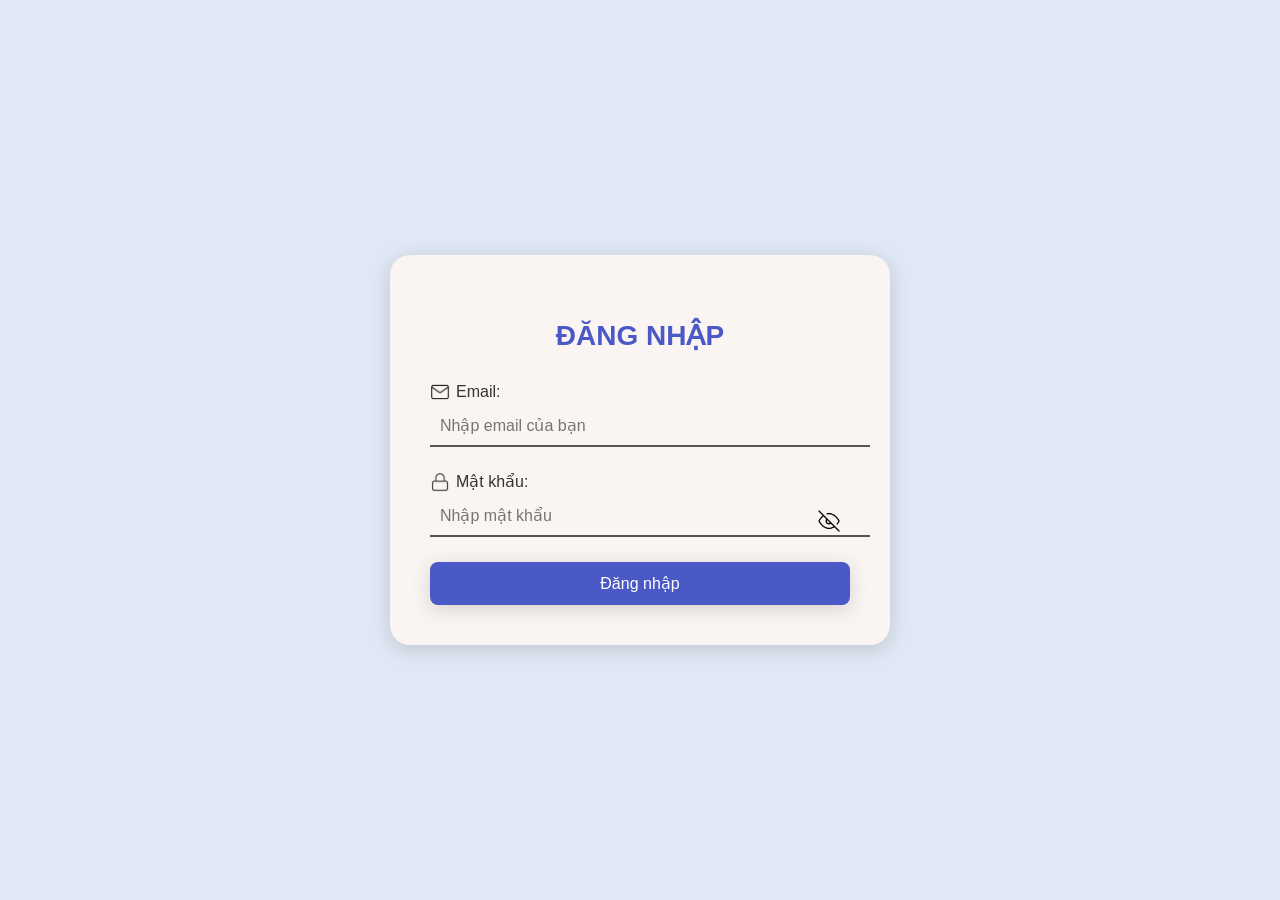
<file: index.html>
<!DOCTYPE html>
<html lang="vi">
<head>
  <meta charset="UTF-8" />
  <meta name="viewport" content="width=device-width, initial-scale=1.0" />
  <title>Đăng nhập</title>
  <link rel="stylesheet" href="template/style/style.css" />
</head>
<body>
  <div class="login-container">
    <h2>ĐĂNG NHẬP</h2>

    <div class="input-group">
      <label><img src="picture/mail.png" class="icon" /> Email:</label>
      <input type="email" placeholder="Nhập email của bạn" />
    </div>
    
     <div class="input-group password-wrapper">
      <label><img src="picture/matkhau.png" class="icon" />Mật khẩu:</label>
      <img src="picture/eye-off.png" id="toggleIcon" class="password-toggle" onclick="togglePassword()" />
      <input id="password" type="password" placeholder="Nhập mật khẩu" />
    </div>

  <a href="template/tke.html">
    <button class="login-btn">Đăng nhập</button>
</a>
  </div>

  <script>
  function togglePassword() {
    const pw = document.getElementById("password");
    const icon = document.getElementById("toggleIcon");

    if (pw.type === "password") {
      pw.type = "text";
      icon.src = "picture/eye-off.png";
    } else {
      pw.type = "password";
      icon.src = "picture/eye.png"; 
    }
  }
</script>

  </script>
</body>
</html>
</file>
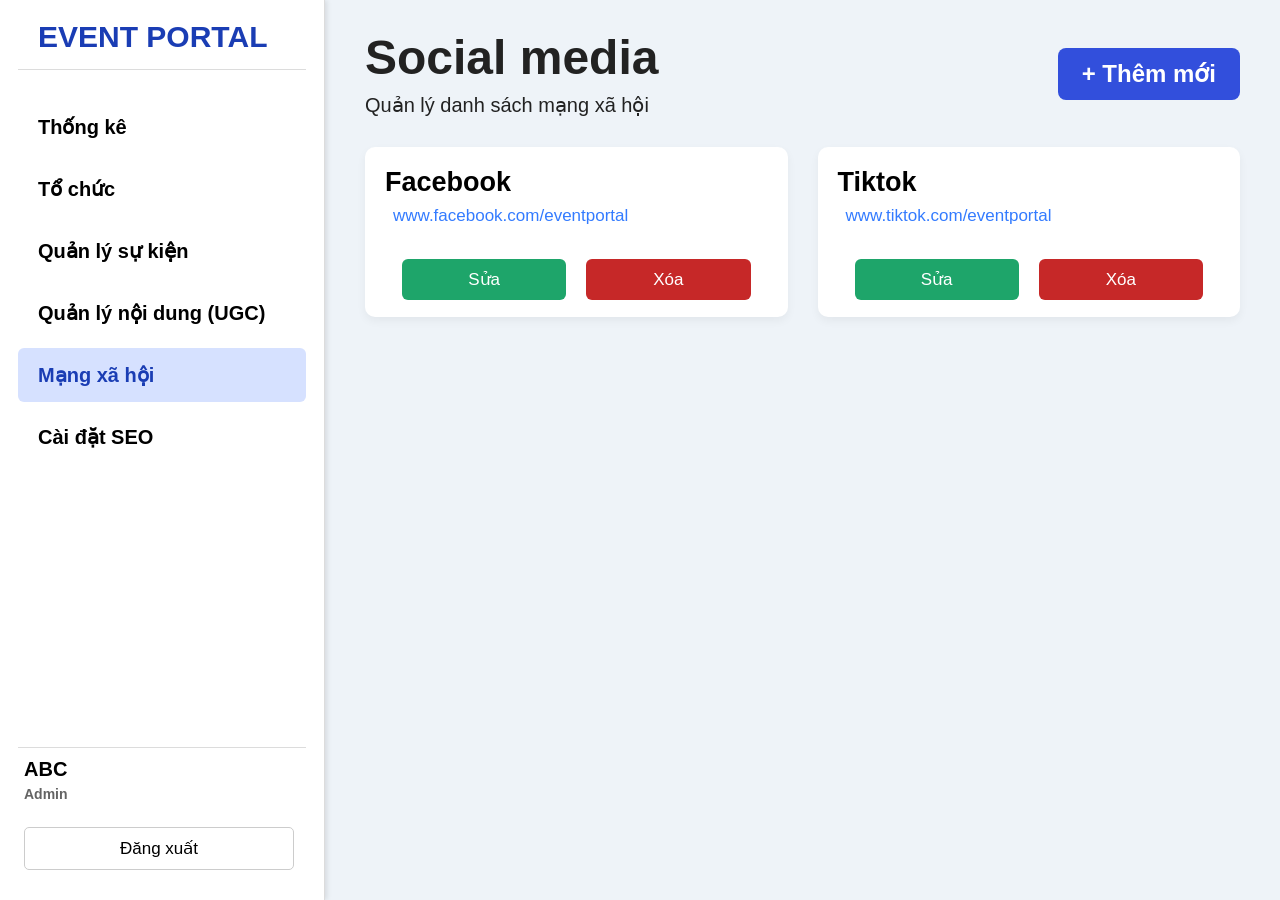
<file: template/mxh.html>
<!DOCTYPE html>
<html lang="vi">
<head>
  <meta charset="UTF-8" />
  <meta name="viewport" content="width=device-width, initial-scale=1.0" />
  <title>Event Portal - Tổ chức</title>
  <link rel="stylesheet" href="style/mxh.css" />
</head>
<body>
  <div class="sidebar">
    <h2>EVENT PORTAL</h2>

    <ul class="menu">
      <li><a href="tke.html">Thống kê</a></li>
      <li><a href="tochuc.html">Tổ chức</a></li>
      <li><a href="qlsk.html">Quản lý sự kiện</a></li>
      <li><a href="qlnd.html">Quản lý nội dung (UGC)</a></li>
      <li class="active"><a href="mxh.html">Mạng xã hội</a></li>
      <li><a href="seo.html">Cài đặt SEO</a></li>
    </ul>

    <div class="logout">
      <div class="user-info">ABC<br><small>Admin</small></div><br>
      <button class="logout-btn">Đăng xuất</button>
    </div>
  </div>

  <div class="main">
    <div class="header-container">
      <div class="title-section">
        <h1>Social media</h1>
        <div class="sub">Quản lý danh sách mạng xã hội</div>
      </div>
      <button class="add-org-btn" id="openModalBtn">+ Thêm mới</button>
    </div>

    <div class="cards">
      <!-- CARD 1 -->
      <div class="card">
        <h3>Facebook</h3>
        <a class="web" href="#">www.facebook.com/eventportal</a>
        <div class="actions">
          <button class="edit" data-org-id="2" data-org-name="Facebook" data-org-link="www.facebook.com/eventportal">Sửa</button>
          <button class="delete">Xóa</button>
        </div>
      </div>

      <!-- CARD 2 -->
      <div class="card">
        <h3>Tiktok</h3>
        <a class="web" href="#">www.tiktok.com/eventportal</a>

        <div class="actions">
          <button class="edit" data-org-id="2" data-org-name="Tiktok" data-org-link="www.tiktok.com/eventportal">Sửa</button>
          <button class="delete">Xóa</button>
        </div>
      </div>
    </div>
  </div>

  <!-- MODAL TẠO mxh MỚI -->
  <div class="modal-overlay" id="modalOverlay">
    <div class="modal-content">
      <div class="modal-header">
        <h2>Thêm social media</h2>
        <button class="close-btn" id="closeModalBtn">&times;</button>
      </div>
      
      <div class="modal-body">
        <form id="createOrgForm">
          <div class="form-group">
            <label for="orgName">Tên</label>
            <input type="text" id="orgName" placeholder=" " required>
          </div>
          
          <div class="form-group">
            <label for="orgEmail">Link</label>
            <input type="email" id="orgEmail" placeholder=" " required>
          </div>
          
          <div class="form-actions">
            <button type="button" class="cancel-btn" id="cancelBtn">Hủy</button>
            <button type="submit" class="create-btn">Tạo</button>
          </div>
        </form>
      </div>
    </div>
  </div>

  <!-- MODAL CHỈNH SỬA MXH -->
  <div class="modal-overlay" id="editModalOverlay">
    <div class="modal-content">
      <div class="modal-header">
        <h2>Sửa social media</h2>
        <button class="close-btn" id="closeEditModalBtn">&times;</button>
      </div>
      
      <div class="modal-body">
        <form id="editOrgForm">
          <input type="hidden" id="editOrgId">
          
          <div class="form-group">
            <label for="editOrgName">Tên</label>
            <input type="text" id="editOrgName" placeholder=" " required>
          </div>
          
          <div class="form-group">
            <label for="editOrgEmail">Link</label>
            <input type="text" id="editOrgLink" placeholder=" " required> 
          </div>
          
          <div class="form-actions">
            <button type="button" class="cancel-btn" id="cancelEditBtn">Hủy</button>
            <button type="submit" class="update-btn">Cập nhật</button>
          </div>
        </form>
      </div>
    </div>
  </div>

  <script>
    // modal tạo
    const openModalBtn = document.getElementById('openModalBtn');
    const closeModalBtn = document.getElementById('closeModalBtn');
    const cancelBtn = document.getElementById('cancelBtn');
    const modalOverlay = document.getElementById('modalOverlay');
    const createOrgForm = document.getElementById('createOrgForm');

    // modal chỉnh sửa
    const closeEditModalBtn = document.getElementById('closeEditModalBtn');
    const cancelEditBtn = document.getElementById('cancelEditBtn');
    const editModalOverlay = document.getElementById('editModalOverlay');
    const editOrgForm = document.getElementById('editOrgForm');
    const editButtons = document.querySelectorAll('.edit');

    // Mở modal tạo
    openModalBtn.addEventListener('click', () => {
      modalOverlay.classList.add('active');
    });

    // Đóng modal tạo
    function closeModal() {
      modalOverlay.classList.remove('active');
      createOrgForm.reset();
    }

    closeModalBtn.addEventListener('click', closeModal);
    cancelBtn.addEventListener('click', closeModal);

    // Đóng modal tạo khi click bên ngoài 
    modalOverlay.addEventListener('click', (e) => {
      if (e.target === modalOverlay) {
        closeModal();
      }
    });

    // Mở modal chỉnh sửa - ĐÃ SỬA LỖI
    editButtons.forEach(button => {
      button.addEventListener('click', () => {
        const orgId = button.getAttribute('data-org-id');
        const orgName = button.getAttribute('data-org-name');
        const orgLink = button.getAttribute('data-org-link');
        
        console.log('Edit button clicked:', { orgId, orgName, orgLink }); // Debug
        
        // Điền dữ liệu vào form chỉnh sửa
        document.getElementById('editOrgId').value = orgId;
        document.getElementById('editOrgName').value = orgName;
        document.getElementById('editOrgLink').value = orgLink;
        
        editModalOverlay.classList.add('active');
      });
    });

    // Đóng modal chỉnh sửa
    function closeEditModal() {
      editModalOverlay.classList.remove('active');
      editOrgForm.reset();
    }

    closeEditModalBtn.addEventListener('click', closeEditModal);
    cancelEditBtn.addEventListener('click', closeEditModal);

    // Đóng modal chỉnh sửa khi click bên ngoài
    editModalOverlay.addEventListener('click', (e) => {
      if (e.target === editModalOverlay) {
        closeEditModal();
      }
    });

    // Xử lý submit form tạo
    createOrgForm.addEventListener('submit', (e) => {
      e.preventDefault();
      
      // Lấy dữ liệu form
      const formData = {
        name: document.getElementById('orgName').value,
        link: document.getElementById('orgLink').value
      };
      
      // Ở đây bạn có thể gửi dữ liệu lên server
      console.log('Form data:', formData);
      alert('Tạo social media thành công!');
      
      // Đóng modal và reset form
      closeModal();
    });

    // Xử lý submit form chỉnh sửa
    editOrgForm.addEventListener('submit', (e) => {
      e.preventDefault();
      
      // Lấy dữ liệu form
      const formData = {
        id: document.getElementById('editOrgId').value,
        name: document.getElementById('editOrgName').value,
        link: document.getElementById('editOrgLink').value
      };
      
      // Ở đây bạn có thể gửi dữ liệu lên server
      console.log('Form data (chỉnh sửa):', formData);
      alert('Cập nhật social media thành công!');
      
      // Đóng modal và reset form
      closeEditModal();
    });

    // Xử lý nút xóa
    document.querySelectorAll('.delete').forEach(button => {
      button.addEventListener('click', function() {
        if (confirm('Bạn có chắc chắn muốn xóa social media này?')) {
          // Xử lý xóa ở đây
          const card = this.closest('.card');
          card.remove();
          alert('Đã xóa social media!');
        }
      });
    });
  </script>
</body>
</html>
</body>
</html>
</file>
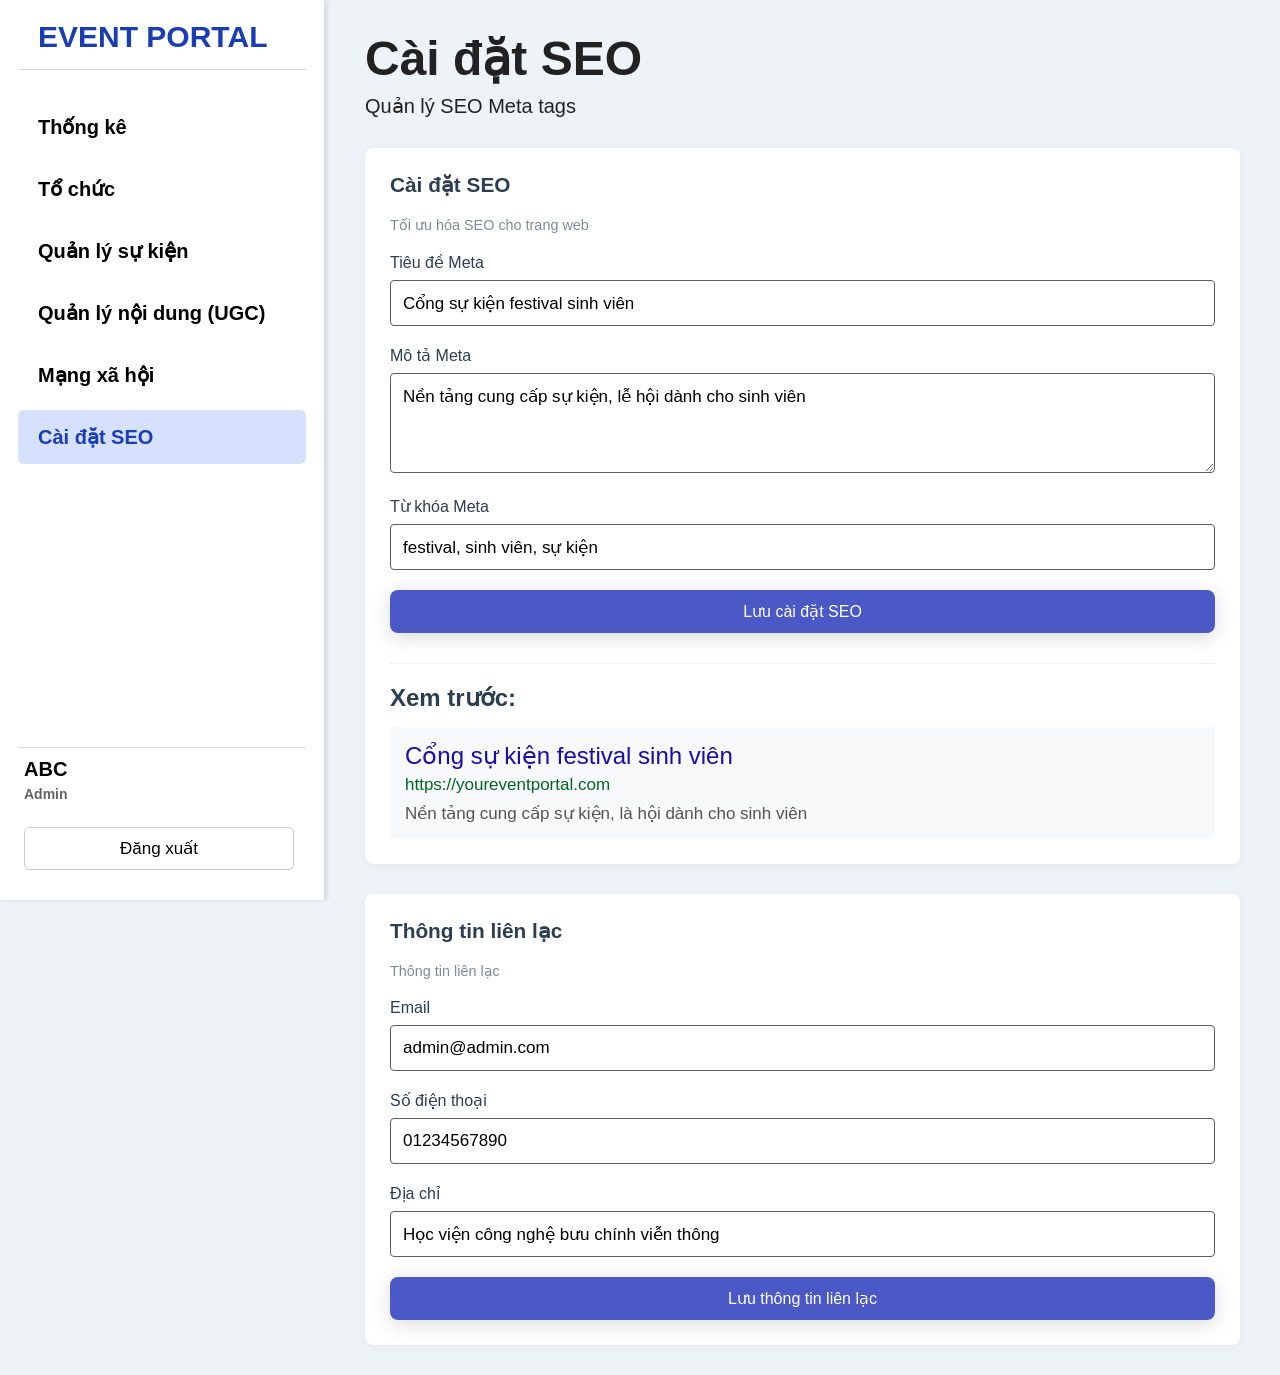
<file: template/seo.html>
<!DOCTYPE html>
<html lang="vi">
<head>
  <meta charset="UTF-8" />
  <meta name="viewport" content="width=device-width, initial-scale=1.0" />
  <title>Event Portal - Tổ chức</title>
  <link rel="stylesheet" href="style/seo.css" />
</head>
<body>
  <div class="sidebar">
    <h2>EVENT PORTAL</h2>

    <ul class="menu">
      <li><a href="tke.html">Thống kê</a></li>
      <li><a href="tochuc.html">Tổ chức</a></li>
      <li><a href="qlsk.html">Quản lý sự kiện</a></li>
      <li><a href="qlnd.html">Quản lý nội dung (UGC)</a></li>
      <li><a href="mxh.html">Mạng xã hội</a></li>
      <li class="active"><a href="seo.html">Cài đặt SEO</a></li>
    </ul>

    <div class="logout">
      <div class="user-info">ABC<br><small>Admin</small></div><br>
      <button class="logout-btn">Đăng xuất</button>
    </div>
  </div>

  <div class="main">
    <div class="header-container">
      <div class="title-section">
        <h1>Cài đặt SEO</h1>
        <div class="sub">Quản lý SEO Meta tags</div>
      </div>
    </div>

    <div class="content-sections">
      <div class="section">
        <h2>Cài đặt SEO</h2>
        <div class="sub">Tối ưu hóa SEO cho trang web</div>
        
        <div class="form-group">
          <label for="metaTitle">Tiêu đề Meta</label>
          <input type="text" id="metaTitle" value="Cổng sự kiện festival sinh viên">
        </div>
        
        <div class="form-group">
          <label for="metaDescription">Mô tả Meta</label>
          <textarea id="metaDescription">Nền tảng cung cấp sự kiện, lễ hội dành cho sinh viên</textarea>
        </div>
        
        <div class="form-group">
          <label for="metaKeywords">Từ khóa Meta</label>
          <input type="text" id="metaKeywords" value="festival, sinh viên, sự kiện">
        </div>

        <button class="save-btn" id="saveSeoBtn">Lưu cài đặt SEO</button>
        
        <div class="preview-section">
          <h3>Xem trước:</h3>
          <div class="preview-box">
            <div class="preview-title">Cổng sự kiện festival sinh viên</div>
            <div class="preview-url">https://youreventportal.com</div>
            <div class="preview-description">Nền tảng cung cấp sự kiện, là hội dành cho sinh viên</div>
          </div>
        </div>
      </div>
      
      <div class="section">
        <h2>Thông tin liên lạc</h2>
        <div class="sub">Thông tin liên lạc</div>
        
        <div class="form-group">
          <label for="contactEmail">Email</label>
          <input type="email" id="contactEmail" value="admin@admin.com">
        </div>
        
        <div class="form-group">
          <label for="contactPhone">Số điện thoại</label>
          <input type="tel" id="contactPhone" value="01234567890">
        </div>
        
        <div class="form-group">
          <label for="contactAddress">Địa chỉ</label>
          <input type="text" id="contactAddress" value="Học viện công nghệ bưu chính viễn thông">
        </div>
        
        <button class="save-btn" id="saveContactBtn">Lưu thông tin liên lạc</button>
      </div>
    </div>
  </div>

  <script>
    // Xử lý sự kiện cho nút lưu cài đặt SEO
    document.getElementById('saveSeoBtn').addEventListener('click', function() {
      const metaTitle = document.getElementById('metaTitle').value;
      const metaDescription = document.getElementById('metaDescription').value;
      const metaKeywords = document.getElementById('metaKeywords').value;
      
      // Cập nhật xem trước
      document.querySelector('.preview-title').textContent = metaTitle;
      document.querySelector('.preview-description').textContent = metaDescription;
      
      alert('Đã lưu cài đặt SEO thành công!');
      console.log('SEO Settings Saved:', { metaTitle, metaDescription, metaKeywords });
    });
    
    // Xử lý sự kiện cho nút lưu thông tin liên lạc
    document.getElementById('saveContactBtn').addEventListener('click', function() {
      const contactEmail = document.getElementById('contactEmail').value;
      const contactPhone = document.getElementById('contactPhone').value;
      const contactAddress = document.getElementById('contactAddress').value;
      
      alert('Đã lưu thông tin liên hệ thành công!');
      console.log('Contact Info Saved:', { contactEmail, contactPhone, contactAddress });
    });
    
    // Cập nhật xem trước khi người dùng nhập
    document.getElementById('metaTitle').addEventListener('input', function() {
      document.querySelector('.preview-title').textContent = this.value || 'Công sự kiện festival sinh viên';
    });
    
    document.getElementById('metaDescription').addEventListener('input', function() {
      document.querySelector('.preview-description').textContent = this.value || 'Nền tảng cung cấp sự kiện, là hội dành cho sinh viên';
    });
  </script>
</body>
</html>
</file>
<file: template/style/style.css>
body {
  margin: 0;
  padding: 0;
  font-family: Arial, sans-serif;
  background: #dfe8f4;
  display: flex;
  justify-content: center;
  align-items: center;
  height: 100vh;
}

.login-container {
  width: 420px;
  background: #faf4f2;
  padding: 40px;
  border-radius: 20px;
  box-shadow: 0px 4px 20px rgba(0, 0, 0, 0.15);
  text-align: center;
}

h2 {
  color: #4a59c6;
  font-size: 28px;
  font-weight: bold;
  margin-bottom: 30px;
}

.input-group {
  text-align: left;
  margin-bottom: 25px;
}

.input-group label {
  font-size: 16px;
  display: flex;
  align-items: center;
  gap: 6px;
  margin-bottom: 5px;
  color: #333;
}

.input-group input {
  width: 100%;
  padding: 10px;
  border: none;
  border-bottom: 2px solid #555;
  background: transparent;
  font-size: 16px;
  outline: none;
}

.password-toggle {
  position: absolute;
  right: 10px;
  top: 38px;
  width: 22px;
  height: 22px;
  cursor: pointer;
}

.icon {
  width: 20px;
  height: 20px;
}

.row {
  display: flex;
  justify-content: space-between;
  font-size: 14px;
  margin-top: -10px;
  margin-bottom: 20px;
}

.row a {
  color: #4a59c6;
  text-decoration: none;
}

.login-btn {
  width: 100%;
  padding: 12px;
  border-radius: 12px;
  background: #4a59c6;
  color: white;
  border: none;
  box-shadow: 0px 4px 20px rgba(0, 0, 0, 0.15);
  font-size: 16px;
  border-radius: 8px;
  cursor: pointer;
}

.login-btn:hover {
  opacity: 0.9;
}

.password-wrapper {
  position: relative;
}
</file>
<file: template/style/mxh.css>
* {
  margin: 0;
  padding: 0;
  font-family: Arial, sans-serif;
  box-sizing: border-box;
}

body {
  font-family: Arial, sans-serif;
  background: #eef3f8;
  display: flex;
  min-height: 100vh;
}

/* SIDEBAR */
.sidebar {
  width: 325px;
  background: white;
  height: 100vh;
  padding: 20px 18px;
  border-right: 1px solid #dcdcdc;
  box-shadow: 2px 0 5px rgba(0,0,0,0.1);
  position: fixed;
  left: 0;
  top: 0;
  display: flex; 
  flex-direction: column;
}

.sidebar h2 {
  padding-left: 20px;
  margin-bottom: 30px;
  font-size: 30px;
  font-weight: bold;
  color: #1a3db4;
  padding-bottom: 15px;
  border-bottom: 1px solid #dcdcdc;
}

.menu {
  list-style: none;
  padding: 0;
  margin: 0;
  flex-grow: 2;
}

.menu li {
  padding: 10px 20px;
  cursor: pointer;
  font-size: 20px;
  color: #000000;
  font-weight: bold;
  border-radius: 6px;
  margin-bottom: 8px;
  transition: all 0.3s ease;
}

.menu li a {
  display: block;
  text-decoration: none;
  color: inherit;
  padding: 5px 0;
}

.menu li.active,
.menu li:hover {
  background: #d6e1ff;
  color: #1a3db4;
}

.logout {
  margin-top: auto;
  padding: 5px 6px 10px;
  border-top: 1px solid #dcdcdc;
}

.user-info {
  font-size: 20px;
  padding: 5px 0px 0px;
  color: #000000;
  font-weight: bold;
  margin-bottom: 5px;
}

.user-info small {
  color: #646464;
  font-size: 14px;
}

.logout-btn {
  width: 270px;
  padding: 10px;
  border: 1px solid #ccc;
  background: white;
  border-radius: 5px;
  cursor: pointer;
  font-size: 17px;
}

.logout-btn:hover {
  background: #cdcdcd;
  border-color: #4b4b4b;
}

/* MAIN CONTENT */
.main {
  flex: 1;
  padding: 30px 40px;
  margin-left: 325px;
  width: calc(100% - 325px);
}

/* HEADER */
.header-container {
  display: flex;
  justify-content: space-between;
  align-items: center;
  margin-bottom: 30px;
}

.title-section h1 {
  margin-top: 0;
  font-size: 48px;
  color: #222;
}

.sub {
  margin-top: 8px;
  color: #222;
  font-size: 20px;
}

.add-org-btn {
  background: #324FDC;
  color: white;
  border: none;
  padding: 12px 24px;
  border-radius: 8px;
  cursor: pointer;
  font-size: 24px;
  font-weight: bold;
  white-space: nowrap;
}

/* CARDS */
.cards {
  display: flex;
  gap: 30px;
  margin-top: 30px;
}

.card {
  width: 500px;
  height: 170px;
  background: white;
  border-radius: 10px;
  padding: 20px;
  box-shadow: 0 4px 10px rgba(0,0,0,0.05);
}

.card h3 {
  margin: 0;
  font-size: 27px;
}

.card p {
  margin: 5px 0;
  color: #666;
}

.web {
  color: #337bff;
  font-size: 17px;
  text-decoration: none;
  display: block;
  padding: 8px;
  margin: 0px 0 8px 0;
}

.actions {
  display: flex;
  padding: 17px;
  gap: 20px;
}

.edit {
  flex: 1;
  background: #1ea56a;
  color: white;
  border: none;
  padding: 10px;
  border-radius: 6px;
  cursor: pointer;
  font-size: 17px;
}

.delete {
  flex: 1;
  background: #c62828;
  color: white;
  border: none;
  padding: 10px;
  border-radius: 6px;
  cursor: pointer;
  font-size: 17px;
}

/* MODAL STYLES */
.modal-overlay {
  display: none;
  position: fixed;
  top: 0;
  left: 0;
  width: 100%;
  height: 100%;
  background: rgba(0, 0, 0, 0.5);
  z-index: 1000;
  justify-content: center;
  align-items: center;
}

.modal-overlay.active {
  display: flex;
}

.modal-content {
  background: white;
  border-radius: 10px;
  width: 90%;
  max-width: 500px;
  max-height: 90vh;
  overflow-y: auto;
  box-shadow: 0 10px 30px rgba(0, 0, 0, 0.3);
}

.modal-header {
  display: flex;
  justify-content: space-between;
  align-items: center;
  padding: 20px 30px;
  background: #ffffff;
  border-radius: 10px 10px 0 0;
}

.modal-header h2 {
  margin: 0;
  font-size: 27px;
  color: #1a3db4;
}

.close-btn {
  background: none;
  border: none;
  font-size: 24px;
  cursor: pointer;
  color: #000000;
  padding: 0;
  width: 30px;
  height: 30px;
  display: flex;
  align-items: center;
  justify-content: center;
}

.close-btn:hover {
  color: #000;
  background: #e0e0e0;
  border-radius: 100%;
}

.modal-body {
  padding: 25px;
}

.form-group {
  margin-bottom: 20px;
}

.form-group label {
  display: block;
  margin-bottom: 8px;
  font-weight: bold;
  color: #050505;
}

.form-group input,
.form-group textarea {
  width: 100%;
  padding: 10px 12px;
  border: 1px solid #262626;
  border-radius: 6px;
  font-size: 17px;
  box-sizing: border-box;
}

.form-group input:focus,
.form-group textarea:focus {
  outline: none;
  border-color: #1a3db4;
  box-shadow: 0 0 0 2px rgba(26, 61, 180, 0.1);
}

.file-upload {
  display: flex;
  align-items: center;
  gap: 10px;
}

.upload-btn {
  background: #e9ecef;
  border: 1px solid #dcdcdc;
  padding: 8px 16px;
  border-radius: 6px;
  cursor: pointer;
  font-size: 14px;
}

.upload-btn:hover {
  background: #dee2e6;
}

.file-name {
  color: #101010;
  font-size: 14px;
}

.form-actions {
  display: flex;
  justify-content: flex-end;
  gap: 10px;
  margin-top: 30px;
  padding-top: 20px;
}

.cancel-btn {
  background: #6c757d;
  color: white;
  border: none;
  padding: 10px 20px;
  border-radius: 6px;
  cursor: pointer;
  font-size: 14px;
}

.cancel-btn:hover {
  background: #5a6268;
}

.create-btn {
  background: #1a3db4;
  color: white;
  border: none;
  padding: 10px 20px;
  border-radius: 6px;
  cursor: pointer;
  font-size: 14px;
  font-weight: bold;
}

.create-btn:hover {
  background: #152a8c;
}
</file>
<file: template/style/seo.css>
* {
  margin: 0;
  padding: 0;
  font-family: Arial, sans-serif;
  box-sizing: border-box;
}

body {
  font-family: Arial, sans-serif;
  background: #eef3f8;
  display: flex;
  min-height: 100vh;
}

/* SIDEBAR */
.sidebar {
  width: 325px;
  background: white;
  height: 100vh;
  padding: 20px 18px;
  border-right: 1px solid #dcdcdc;
  box-shadow: 2px 0 5px rgba(0,0,0,0.1);
  position: fixed;
  left: 0;
  top: 0;
  display: flex; 
  flex-direction: column;
}

.sidebar h2 {
  padding-left: 20px;
  margin-bottom: 30px;
  font-size: 30px;
  font-weight: bold;
  color: #1a3db4;
  padding-bottom: 15px;
  border-bottom: 1px solid #dcdcdc;
}

.menu {
  list-style: none;
  padding: 0;
  margin: 0;
  flex-grow: 2;
}

.menu li {
  padding: 10px 20px;
  cursor: pointer;
  font-size: 20px;
  color: #000000;
  font-weight: bold;
  border-radius: 6px;
  margin-bottom: 8px;
  transition: all 0.3s ease;
}

.menu li a {
  display: block;
  text-decoration: none;
  color: inherit;
  padding: 5px 0;
}

.menu li.active,
.menu li:hover {
  background: #d6e1ff;
  color: #1a3db4;
}

.logout {
  margin-top: auto;
  padding: 5px 6px 10px;
  border-top: 1px solid #dcdcdc;
}

.user-info {
  font-size: 20px;
  padding: 5px 0px 0px;
  color: #000000;
  font-weight: bold;
  margin-bottom: 5px;
}

.user-info small {
  color: #646464;
  font-size: 14px;
}

.logout-btn {
  width: 270px;
  padding: 10px;
  border: 1px solid #ccc;
  background: white;
  border-radius: 5px;
  cursor: pointer;
  font-size: 17px;
}

.logout-btn:hover {
  background: #cdcdcd;
  border-color: #4b4b4b;
}

/* main */
.main {
  flex: 1;
  padding: 30px 40px;
  margin-left: 325px;
  width: calc(100% - 325px);
}

/* HEADER */
.header-container {
  display: flex;
  justify-content: space-between;
  align-items: center;
  margin-bottom: 30px;
}

.title-section h1 {
  margin-top: 0;
  font-size: 48px;
  color: #222;
}

.sub {
  margin-top: 8px;
  color: #222;
  font-size: 20px;
}

.content-sections {
  display: flex;
  flex-direction: column;
  gap: 30px;
}

.section {
  background-color: white;
  border-radius: 8px;
  padding: 25px;
  box-shadow: 0 2px 10px rgba(0, 0, 0, 0.05);
}

.section h2 {
  font-size: 1.3rem;
  color: #2c3e50;
  margin-bottom: 10px;
  padding-bottom: 10px;
}

.section .sub {
  color: #7f8c8d;
  font-size: 0.9rem;
  margin-bottom: 20px;
}

.form-group {
  margin-bottom: 20px;
}

.form-group label {
  display: block;
  margin-bottom: 8px;
  font-weight: 500;
  color: #2c3e50;
}

.form-group input, .form-group textarea {
  width: 100%;
  padding: 12px;
  border: 1px solid #5e5e5e;
  border-radius: 4px;
  font-size: 17px;
  transition: border 0.3s;
}

.form-group input:focus, .form-group textarea:focus {
  border-color: #3498db;
  outline: none;
  box-shadow: 0 0 0 2px rgba(52, 152, 219, 0.2);
}

.form-group textarea {
  min-height: 100px;
  resize: vertical;
}

.preview-section {
  margin-top: 30px;
  padding-top: 20px;
  border-top: 1px solid #ecf0f1;
}

.preview-section h3 {
  font-size: 24px;
  margin-bottom: 15px;
  color: #2c3e50;
}

.preview-box {
  background-color: #f8f9fa;
  border-radius: 4px;
  padding: 15px;
}

.preview-title {
  font-size: 24px;
  color: #1a0dab;
  margin-bottom: 5px;
  font-weight: 500;
}

.preview-url {
  color: #006621;
  font-size: 17px;
  margin-bottom: 8px;
}

.preview-description {
  color: #545454;
  font-size: 17px;
  font-family: 'Segoe UI', Tahoma, Geneva, Verdana, sans-serif;
}

.save-btn {
  width: 100%;
  padding: 12px;
  border-radius: 12px;
  background: #4a59c6;
  color: white;
  border: none;
  box-shadow: 0px 4px 20px rgba(0, 0, 0, 0.15);
  font-size: 16px;
  border-radius: 8px;
  cursor: pointer;
}

/* Responsive */
@media (max-width: 992px) {
  .main {
    max-width: 100%;
  }
}

@media (max-width: 768px) {
  .sidebar {
    width: 70px;
    overflow: hidden;
  }
  
  .sidebar h2, .menu a span, .user-info, .logout-btn span {
    display: none;
  }
  
  .menu a {
    text-align: center;
    padding: 15px 5px;
    font-size: 0.8rem;
  }
  
  .main {
    margin-left: 70px;
    padding: 20px;
  }
  
  .header-container {
    flex-direction: column;
    align-items: flex-start;
    gap: 15px;
  }
}

@media (max-width: 480px) {
  .main {
    padding: 15px;
    margin-left: 0;
  }
  
  .sidebar {
    transform: translateX(-100%);
    transition: transform 0.3s;
    z-index: 1000;
  }
  
  .sidebar.active {
    transform: translateX(0);
  }
  
  .section {
    padding: 15px;
  }
}
</file>
